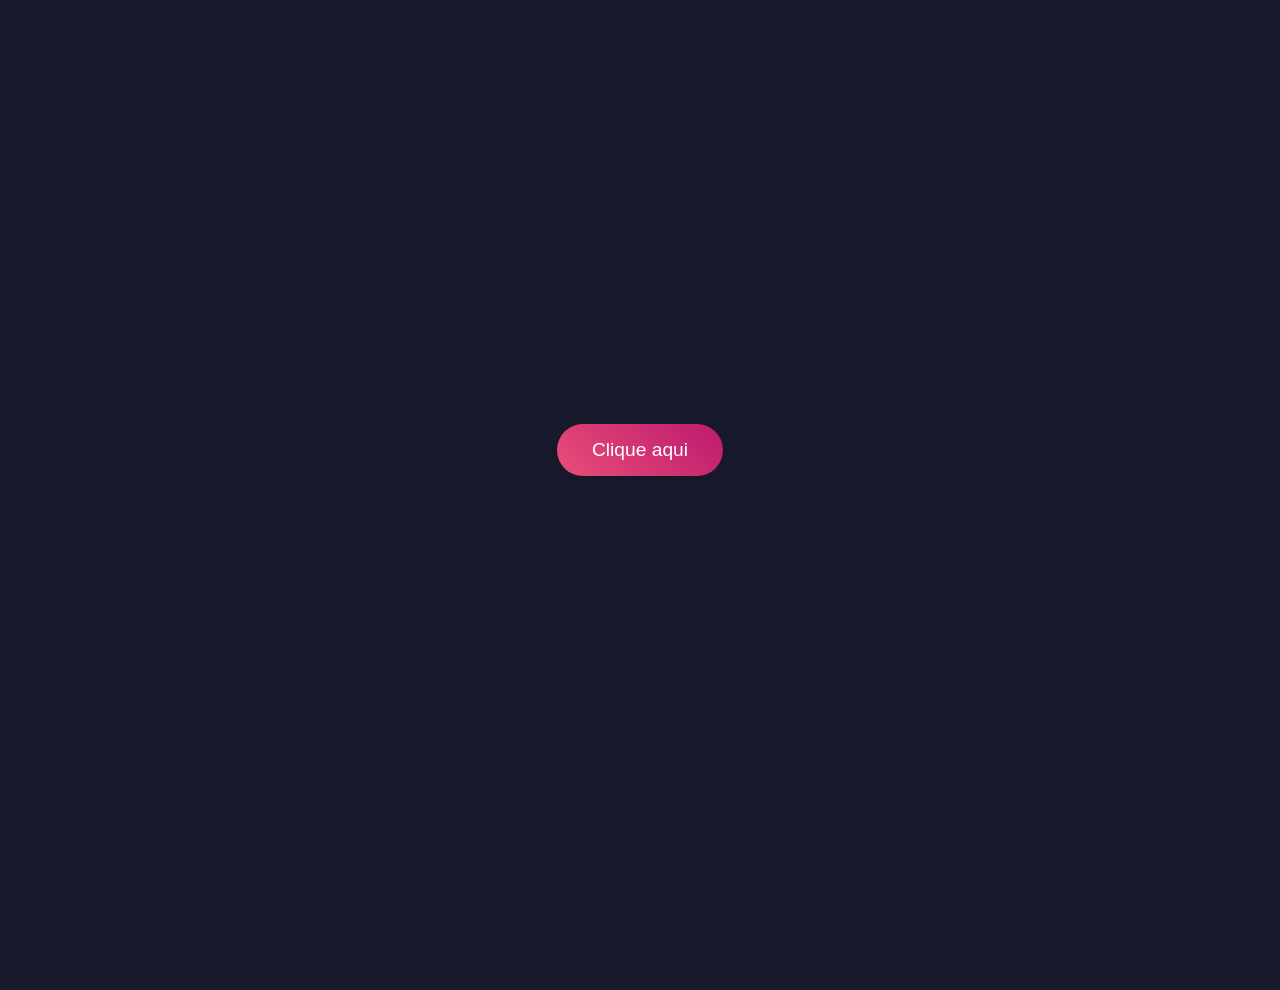
<file: index.html>
<!DOCTYPE html>
<html lang="pt-br">

<head>
    <meta charset="UTF-8">
    <meta name="viewport" content="width=device-width, initial-scale=1.0">
    <title>OI</title>
    <style>
        /* CSS para o setup inicial e fundo */
        body {
            margin: 0;
            padding: 0;
            height: 100vh;
            background-color: #1a1a2e;
            /* Fundo azul bem escuro */
            overflow: hidden;
            /* Esconde os corações que saem da tela */
            font-family: 'Segoe UI', Tahoma, Geneva, Verdana, sans-serif;
        }

        /* Container principal para centralizar o botão */
        .main-container {
            display: flex;
            justify-content: center;
            align-items: center;
            height: 100%;
            position: relative;
            /* Necessário para o z-index funcionar */
            z-index: 10;
        }

        /* Estilo do botão */
        .magic-button {
            padding: 15px 35px;
            font-size: 1.2rem;
            color: white;
            background: linear-gradient(45deg, #e94e77, #bc1a6e);
            border: none;
            border-radius: 50px;
            cursor: pointer;
            box-shadow: 0 4px 15px rgba(0, 0, 0, 0.2);
            transition: transform 0.2s ease, box-shadow 0.2s ease;
        }

        .magic-button:hover {
            transform: translateY(-3px);
            box-shadow: 0 8px 25px rgba(233, 78, 119, 0.4);
        }

        /* Estilo base para cada coração */
        .heart {
            position: absolute;
            bottom: -10vh;
            /* Começa fora da tela, na parte de baixo */
            opacity: 0;
            animation: fly 10s linear infinite;
            /* Animação principal */

            /* CORREÇÃO 1: Adiciona o corpo do coração */
            background-color: #e94e77;
        }

        /* A "mágica" para criar o formato de coração com CSS */
        .heart::before,
        .heart::after {
            content: '';
            position: absolute;
            width: 100%;
            height: 100%;
            background-color: #e94e77;
            border-radius: 50%;
        }

        .heart::before {
            top: -50%;
            left: 0;
        }

        .heart::after {
            top: 0;
            left: 50%;
        }

        /* Define a animação de voo dos corações */
        @keyframes fly {
            0% {
                /* CORREÇÃO 2: Ajusta a rotação para -45 graus */
                transform: translateY(0) rotate(-45deg);
                opacity: 1;
            }

            100% {
                /* Sobe até sair da tela e gira um pouco */
                transform: translateY(-110vh) rotate(-135deg);
                opacity: 0;
            }
        }
    </style>
</head>

<body>

    <div class="main-container">
        <button class="magic-button" onclick="window.location.href='principal.html'">Clique aqui</button>
    </div>

    <script>
        // JavaScript para criar os corações de forma dinâmica

        function createHeart() {
            const heart = document.createElement('div');
            heart.classList.add('heart');

            // Define um tamanho aleatório para o coração
            const size = Math.random() * 30 + 10; // Tamanho entre 10px e 40px
            heart.style.width = `${size}px`;
            heart.style.height = `${size}px`;

            // Define uma posição horizontal aleatória
            heart.style.left = `${Math.random() * 100}%`;

            // Define uma duração e um delay aleatórios para a animação
            // Isso faz com que os corações se movam em velocidades diferentes
            const duration = Math.random() * 5 + 5 ; // Duração entre 5s e 10s
            const delay = Math.random() * 0; // Delay de até 5s

            heart.style.animationDuration = `${duration}s`;
            heart.style.animationDelay = `${delay}s`;

            // Adiciona um filtro de blur aleatório para dar profundidade
            heart.style.filter = `blur(${Math.random() * 2}px)`;

            // Adiciona o coração ao body do documento
            document.body.appendChild(heart);

            // Remove o coração do HTML depois que a animação terminar
            // para não sobrecarregar a página
            setTimeout(() => {
                heart.remove();
            }, (duration + delay) * 1000);
        }

        // Cria um novo coração a cada 300 milissegundos
        setInterval(createHeart, 300);

    </script>
</body>

</html>
</file>
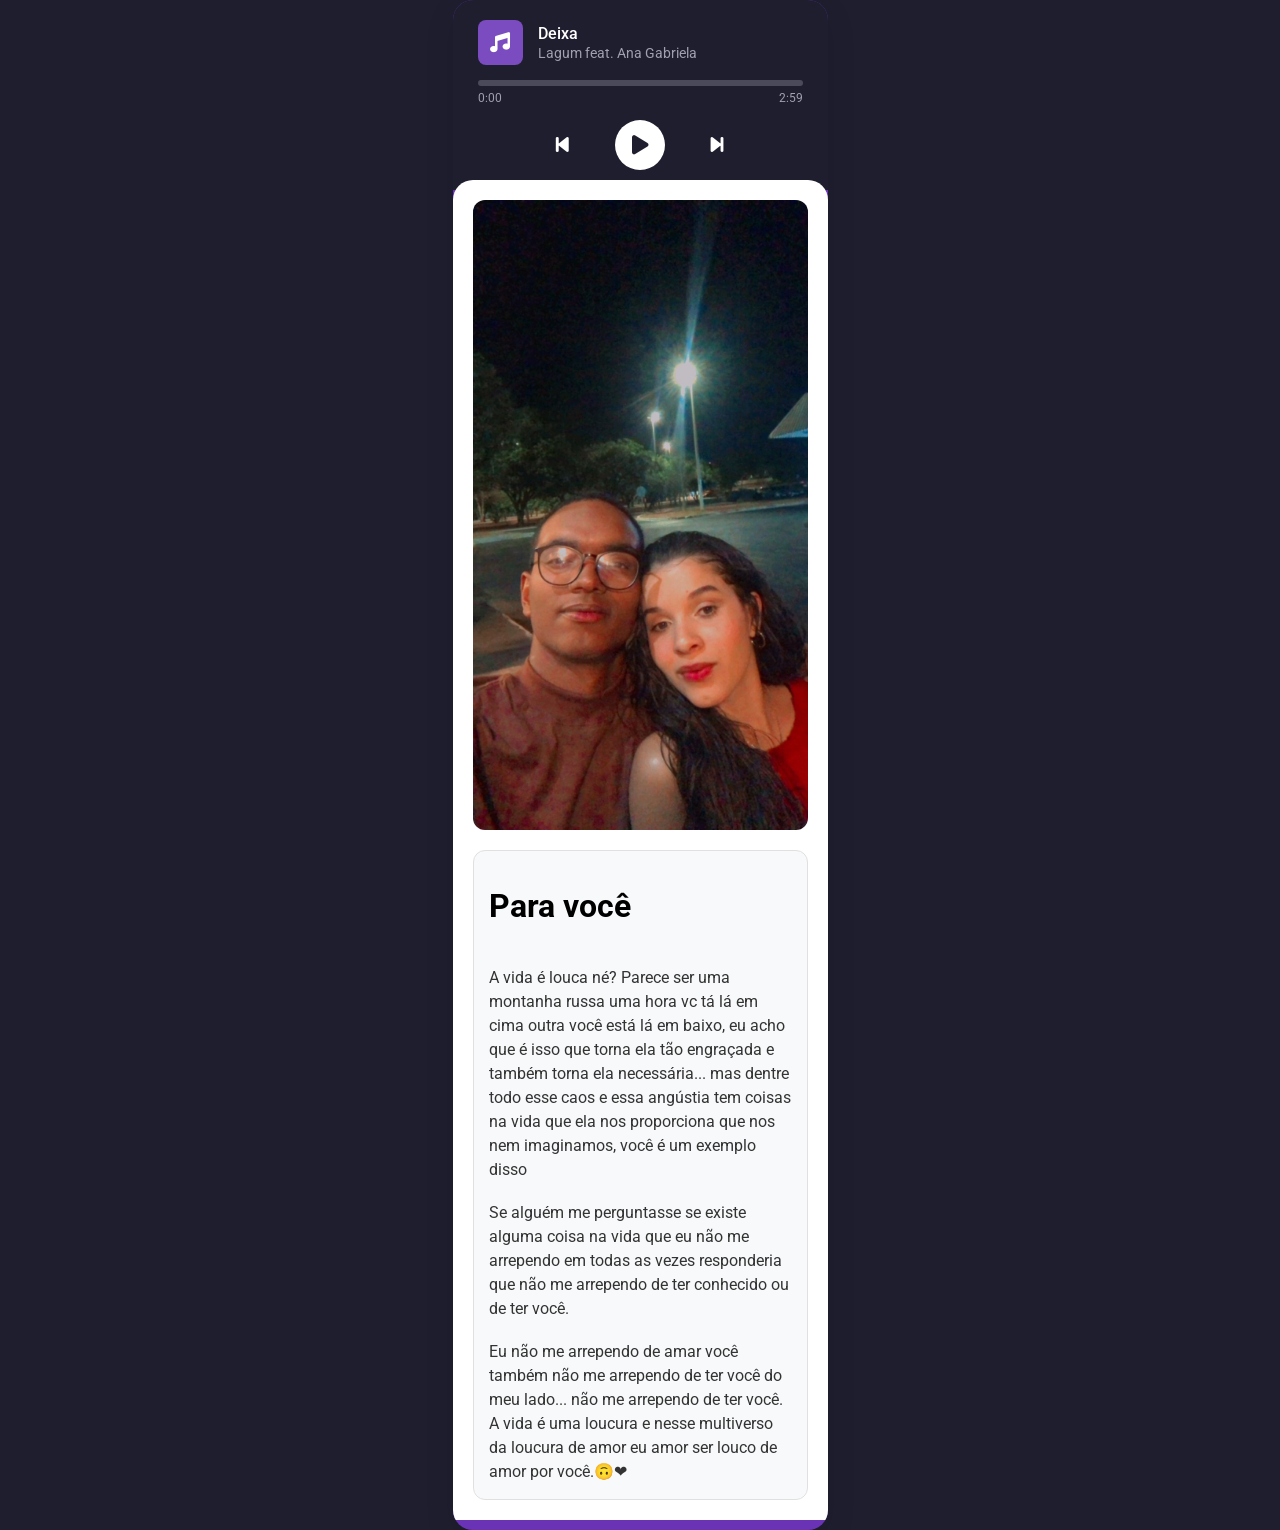
<file: principal.html>
<!DOCTYPE html>
<html lang="pt-br">

<head>
    <meta charset="UTF-8">
    <meta name="viewport" content="width=device-width, initial-scale=1.0">
    <title>Music Player Card</title>
    <link rel="stylesheet" href="style.css">
    <link rel="stylesheet" href="https://cdnjs.cloudflare.com/ajax/libs/font-awesome/6.0.0-beta3/css/all.min.css">
</head>

<body>
    <audio id="audio-player" src="para.mp3"></audio>

    <div class="main-container">
        <div class="music-player">
            <div class="song-details">
                <div class="song-icon">
                    <i class="fas fa-music"></i>
                </div>
                <div class="song-info">
                    <p class="song-title" id="song-title">Deixa</p>
                    <p class="artist-name" id="artist-name">Lagum  feat. Ana Gabriela</p>
                </div>
            </div>
            <div class="progress-bar-container" id="progress-container">
                <div class="progress-bar" id="progress-bar"></div>
            </div>
            <div class="time-stamps">
                <span id="current-time">0:00</span>
                <span id="total-duration">0:00</span>
            </div>
            <div class="controls">
                <button class="control-btn"><i class="fas fa-backward-step"></i></button>
                <button class="control-btn play-btn" id="play-btn"><i class="fas fa-play"></i></button>
                <button class="control-btn"><i class="fas fa-forward-step"></i></button>
            </div>
        </div>

        <div class="content-card">
            <div class="image-container">
                <img src="foto/Imagem do WhatsApp de 2025-06-12 à(s) 14.53.00_9b1edd84.jpg" alt="Foto de perfil de um usuário">
            </div>
            <div class="static-text-container">
                <h1>Para você</h1><br>
                <p>A vida é louca né? Parece ser uma montanha russa uma hora vc tá lá em cima outra você está lá em
                    baixo, eu acho que é isso que torna ela tão engraçada e também torna ela necessária... mas dentre
                    todo esse caos e essa angústia tem coisas na vida que ela nos proporciona que nos nem imaginamos,
                    você é um exemplo disso</p>
                <br>
                <p>
                    Se alguém me perguntasse se existe alguma coisa na vida que eu não me arrependo em todas as vezes
                    responderia que não me arrependo de ter conhecido ou de ter você.
                </p>
                <br>
                <p>
                    Eu não me arrependo de amar você também não me arrependo de ter você do meu lado... não me arrependo
                    de ter você. A vida é uma loucura e nesse multiverso da loucura de amor eu amor ser louco de
                    amor por você.🙃❤

                </p>
            </div>
        </div>
    </div>
    <script src="java.js"></script>
</body>

</html>
</file>
<file: style.css>
@import url('https://fonts.googleapis.com/css2?family=Roboto:wght@400;500;700&display=swap');

body {
    margin: 0;
    font-family: 'Roboto', sans-serif;
    background-color: #1e1e2f;
    display: flex;
    justify-content: center;
    align-items: center;
    min-height: 100vh;
}

.main-container {
    width: 375px;
    background-color: #6a32b5;
    border-radius: 20px;
    overflow: hidden;
    box-shadow: 0 10px 30px rgba(0, 0, 0, 0.1);
}

/* --- Music Player --- */
.music-player {
    background-color: #1e1e2f;
    color: white;
    padding: 20px 25px;
    position: relative;
}

.song-details {
    display: flex;
    align-items: center;
    margin-bottom: 15px;
}

.song-icon {
    width: 45px;
    height: 45px;
    background-color: #7b4cbf;
    border-radius: 8px;
    display: flex;
    justify-content: center;
    align-items: center;
    font-size: 20px;
    margin-right: 15px;
}

.song-title {
    font-size: 16px;
    font-weight: 500;
    margin: 0;
    white-space: nowrap;
    overflow: hidden;
    text-overflow: ellipsis;
    max-width: 200px;
}

.artist-name {
    font-size: 14px;
    color: #a0a0b0;
    margin: 2px 0 0;
}

.progress-bar-container {
    background-color: #4a4a5a;
    height: 6px;
    border-radius: 3px;
    margin-bottom: 5px;
    cursor: pointer;
}

.progress-bar {
    width: 0%; 
    height: 100%;
    background-color: #1db954;
    border-radius: 3px;
    transition: width 0.1s linear;
}

.time-stamps {
    display: flex;
    justify-content: space-between;
    font-size: 12px;
    color: #a0a0b0;
    margin-bottom: 15px; /* Aumentei o espaço para compensar o botão removido */
}

.controls {
    display: flex;
    justify-content: center;
    align-items: center;
}

.control-btn {
    background: none;
    border: none;
    color: white;
    font-size: 20px;
    cursor: pointer;
    margin: 0 20px;
}

.play-btn {
    width: 50px;
    height: 50px;
    background-color: white;
    color: #1e1e2f;
    border-radius: 50%;
    display: flex;
    justify-content: center;
    align-items: center;
    font-size: 22px;
}

/* --- Content Card --- */
.content-card {
    background-color: white;
    padding: 20px;
    border-radius: 20px 20px 0 0;
    transform: translateY(-10px);
}

/* No seu arquivo style.css */

.image-container {
    width: 100%;
    height: 630px; /* Você pode ajustar a altura se quiser */
    border-radius: 12px;
    overflow: hidden; 
    margin-bottom: 20px;
    background-color: #f0f0f0;
}

.image-container img {
    width: 100%;
    height: 100%;
    object-fit: cover; /* <-- ESTA É A LINHA MAIS IMPORTANTE */
}

.static-text-container {
    padding: 15px;
    background-color: #f8f9fa;
    border: 1px solid #e0e0e0;
    border-radius: 12px;
}

.static-text-container p {
    margin: 0;
    font-size: 16px;
    line-height: 1.5;
    color: #333;
}
</file>
